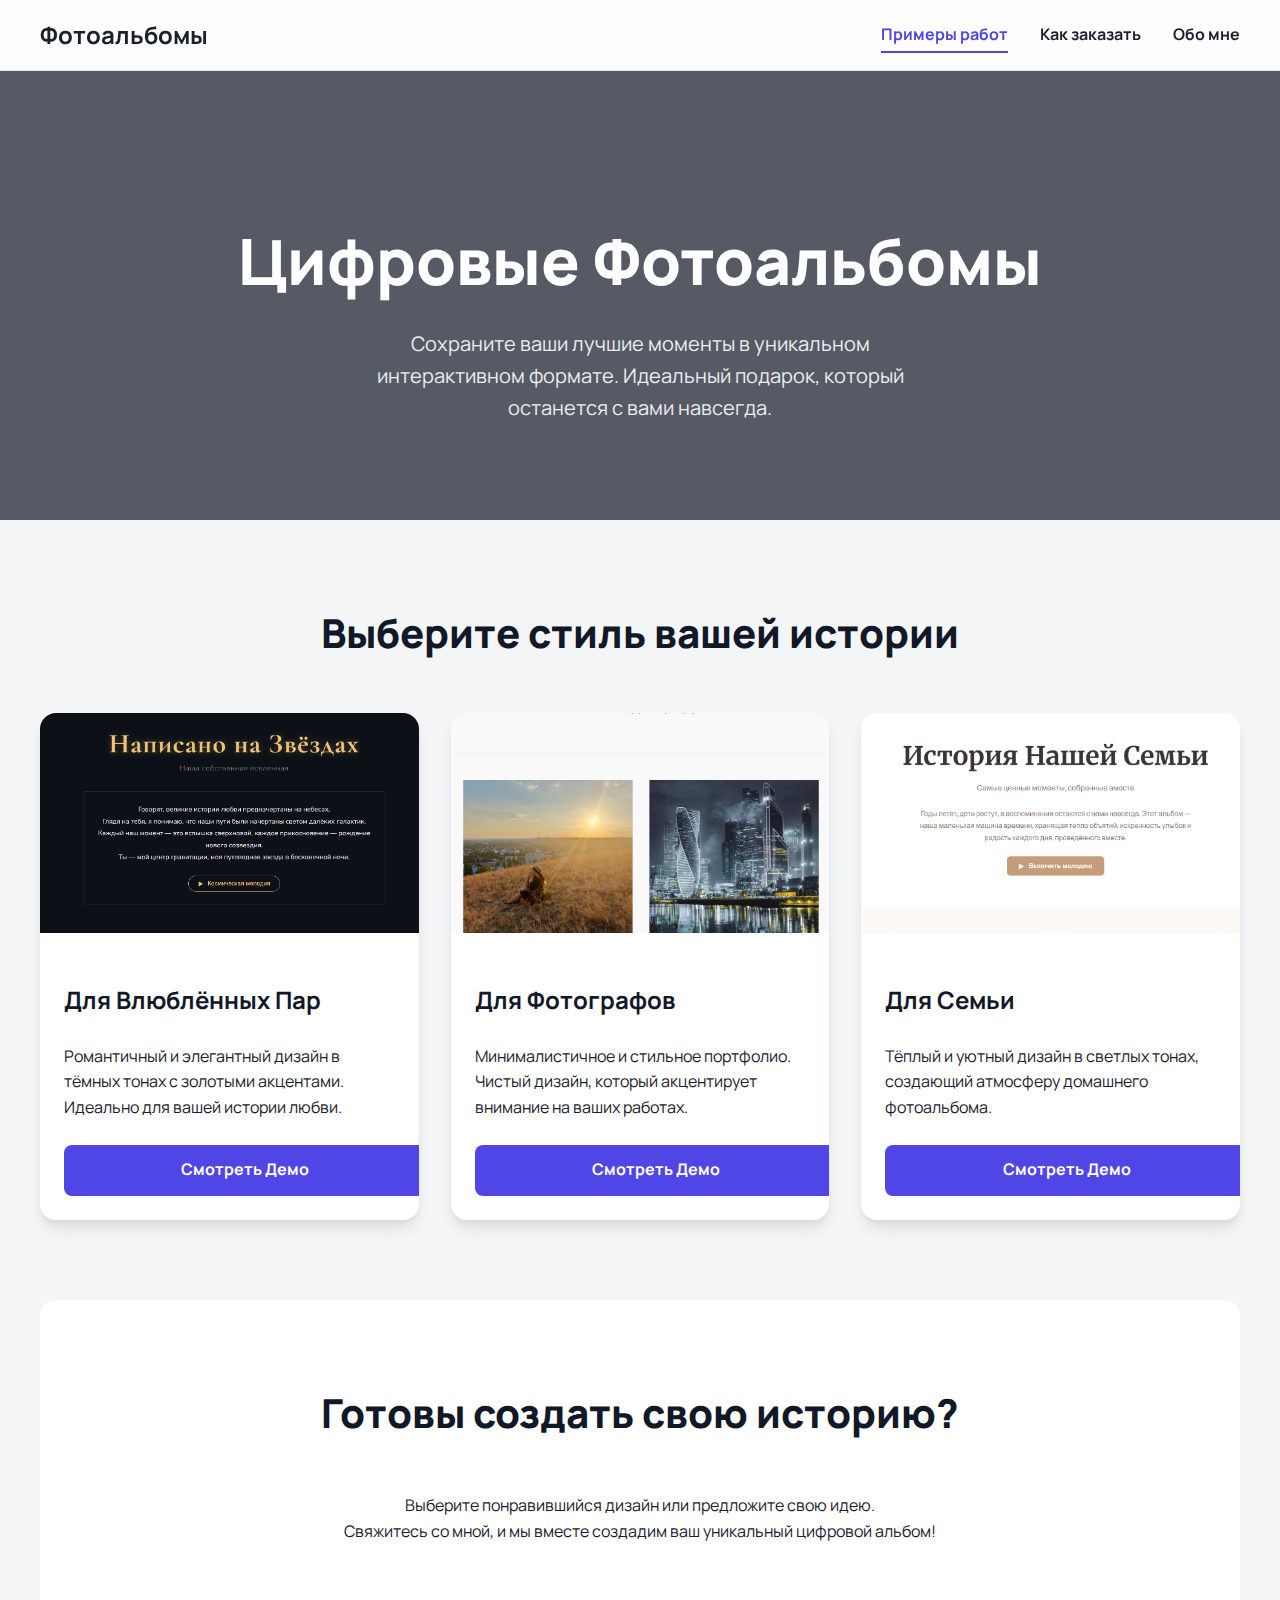
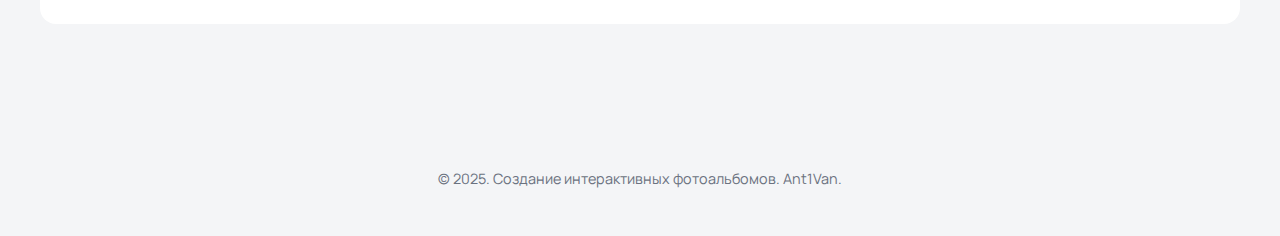
<file: index.html>
<!DOCTYPE html>
<html lang="ru">
<head>
    <meta charset="UTF-8">
    <meta name="viewport" content="width=device-width, initial-scale=1.0">
    <title>Цифровые Фотоальбомы на Заказ</title>
    <link rel="stylesheet" href="css/style_hub.css">
    <link rel="preconnect" href="https://fonts.googleapis.com">
    <link rel="preconnect" href="https://fonts.gstatic.com" crossorigin>
    <link href="https://fonts.googleapis.com/css2?family=Manrope:wght@400;700;800&display=swap" rel="stylesheet">
</head>
<body>
    
    <nav class="main-nav">
        <div class="nav-content">
            <a href="index.html" class="nav-logo">Фотоальбомы</a>
            <ul>
                <li><a href="index.html" class="active">Примеры работ</a></li>
                <li><a href="how_it_works.html">Как заказать</a></li>
                <li><a href="about.html">Обо мне</a></li>
            </ul>
        </div>
    </nav>

    <header class="hero">
        <div class="hero-content">
            <h1 class="hero-title">Цифровые Фотоальбомы</h1>
            <p class="hero-subtitle">Сохраните ваши лучшие моменты в уникальном интерактивном формате. Идеальный подарок, который останется с вами навсегда.</p>
        </div>
    </header>

    <main class="main-content">
        <section class="demos-section">
            <h2 class="section-title">Выберите стиль вашей истории</h2>
            <div class="demos-grid">

                <!-- Демо 1: Для Пар -->
                <div class="demo-card">
                    <img src="img/hub_preview_couple.jpg" alt="Демо для пар" class="demo-card-image">
                    <div class="demo-card-content">
                        <h3 class="demo-card-title">Для Влюблённых Пар</h3>
                        <p class="demo-card-description">Романтичный и элегантный дизайн в тёмных тонах с золотыми акцентами. Идеально для вашей истории любви.</p>
                        <a href="demos/couple.html" class="demo-card-button" target="_blank">Смотреть Демо</a>
                    </div>
                </div>

                <!-- Демо 2: Для Фотографов -->
                <div class="demo-card">
                    <img src="img/hub_preview_photographer.jpg" alt="Демо для фотографов" class="demo-card-image">
                    <div class="demo-card-content">
                        <h3 class="demo-card-title">Для Фотографов</h3>
                        <p class="demo-card-description">Минималистичное и стильное портфолио. Чистый дизайн, который акцентирует внимание на ваших работах.</p>
                        <a href="demos/photographer.html" class="demo-card-button" target="_blank">Смотреть Демо</a>
                    </div>
                </div>

                <!-- Демо 3: Для Семьи -->
                <div class="demo-card">
                    <img src="img/hub_preview_family.jpg" alt="Демо для семьи" class="demo-card-image">
                    <div class="demo-card-content">
                        <h3 class="demo-card-title">Для Семьи</h3>
                        <p class="demo-card-description">Тёплый и уютный дизайн в светлых тонах, создающий атмосферу домашнего фотоальбома.</p>
                        <a href="demos/family.html" class="demo-card-button" target="_blank">Смотреть Демо</a>
                    </div>
                </div>

            </div>
        </section>

        <section class="cta-section">
            <h2 class="section-title">Готовы создать свою историю?</h2>
            <p class="cta-description">Выберите понравившийся дизайн или предложите свою идею. <br> Свяжитесь со мной, и мы вместе создадим ваш уникальный цифровой альбом!</p>
        </section>
    </main>

    <footer class="footer">
        <p>© 2025. Создание интерактивных фотоальбомов. Ant1Van.</p>
    </footer>

</body>
</html>
</file>
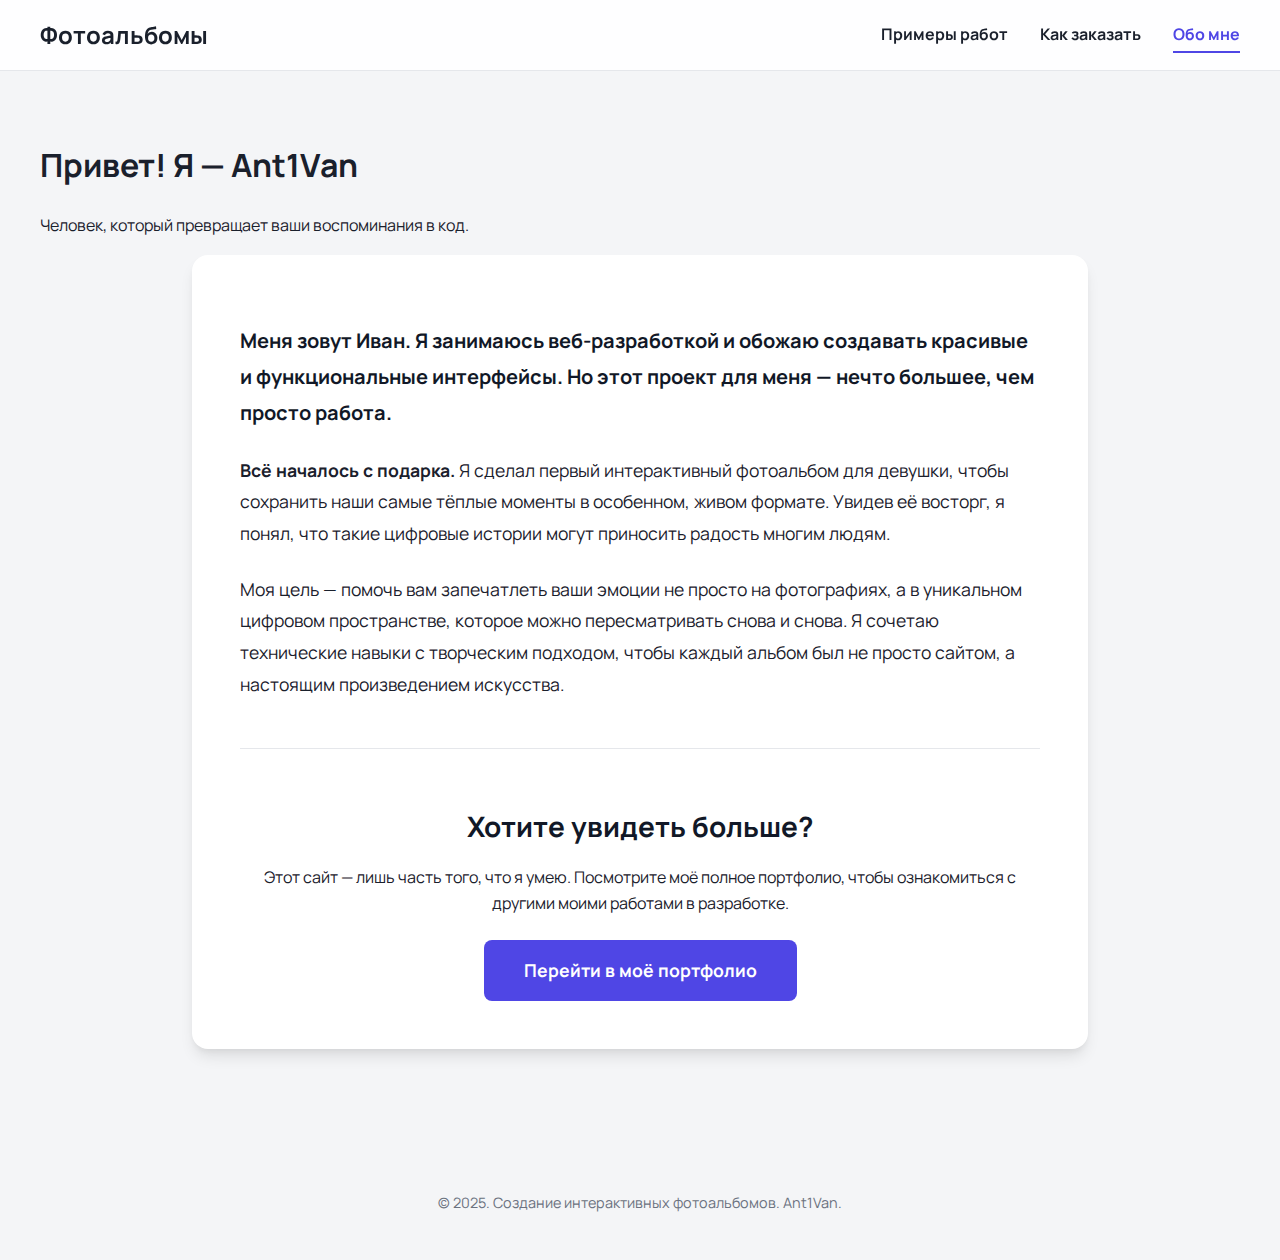
<file: about.html>
<!DOCTYPE html>
<html lang="ru">
<head>
    <meta charset="UTF-8">
    <meta name="viewport" content="width=device-width, initial-scale=1.0">
    <title>Обо Мне - Ant1Van</title>
    <link rel="stylesheet" href="css/style_hub.css">
    <link rel="stylesheet" href="css/style_about.css"> <!-- Новые стили для этой страницы -->
    <link rel="preconnect" href="https://fonts.googleapis.com">
    <link rel="preconnect" href="https://fonts.gstatic.com" crossorigin>
    <link href="https://fonts.googleapis.com/css2?family=Manrope:wght@400;700;800&display=swap" rel="stylesheet">
</head>
<body>

    <nav class="main-nav">
        <div class="nav-content">
            <a href="index.html" class="nav-logo">Фотоальбомы</a>
            <ul>
                <li><a href="index.html">Примеры работ</a></li>
                <li><a href="how_it_works.html">Как заказать</a></li>
                <li><a href="about.html" class="active">Обо мне</a></li> <!-- Активная ссылка -->
            </ul>
        </div>
    </nav>

    <main class="main-content page-content">
        <section class="page-header">
            <h1 class="page-title">Привет! Я — Ant1Van</h1>
            <p class="page-subtitle">Человек, который превращает ваши воспоминания в код.</p>
        </section>

        <section class="about-content">
            <div class="about-text">
                <p class="about-intro">
                    Меня зовут Иван. Я занимаюсь веб-разработкой и обожаю создавать красивые и функциональные интерфейсы. Но этот проект для меня — нечто большее, чем просто работа.
                </p>
                <p>
                    <strong>Всё началось с подарка.</strong> Я сделал первый интерактивный фотоальбом для девушки, чтобы сохранить наши самые тёплые моменты в особенном, живом формате. Увидев её восторг, я понял, что такие цифровые истории могут приносить радость многим людям.
                </p>
                <p>
                    Моя цель — помочь вам запечатлеть ваши эмоции не просто на фотографиях, а в уникальном цифровом пространстве, которое можно пересматривать снова и снова. Я сочетаю технические навыки с творческим подходом, чтобы каждый альбом был не просто сайтом, а настоящим произведением искусства.
                </p>
            </div>
            
            <div class="portfolio-cta">
                <h2>Хотите увидеть больше?</h2>
                <p>Этот сайт — лишь часть того, что я умею. Посмотрите моё полное портфолио, чтобы ознакомиться с другими моими работами в разработке.</p>
                <!-- ЗАМЕНИТЕ # НА ССЫЛКУ НА ВАШЕ ПОРТФОЛИО -->
                <a href="https://ant1van.github.io/portfolio/" class="portfolio-button" target="_blank">Перейти в моё портфолио</a>
            </div>
        </section>
        
    </main>

    <footer class="footer">
        <p>© 2025. Создание интерактивных фотоальбомов. Ant1Van.</p>
    </footer>

</body>
</html>
</file>
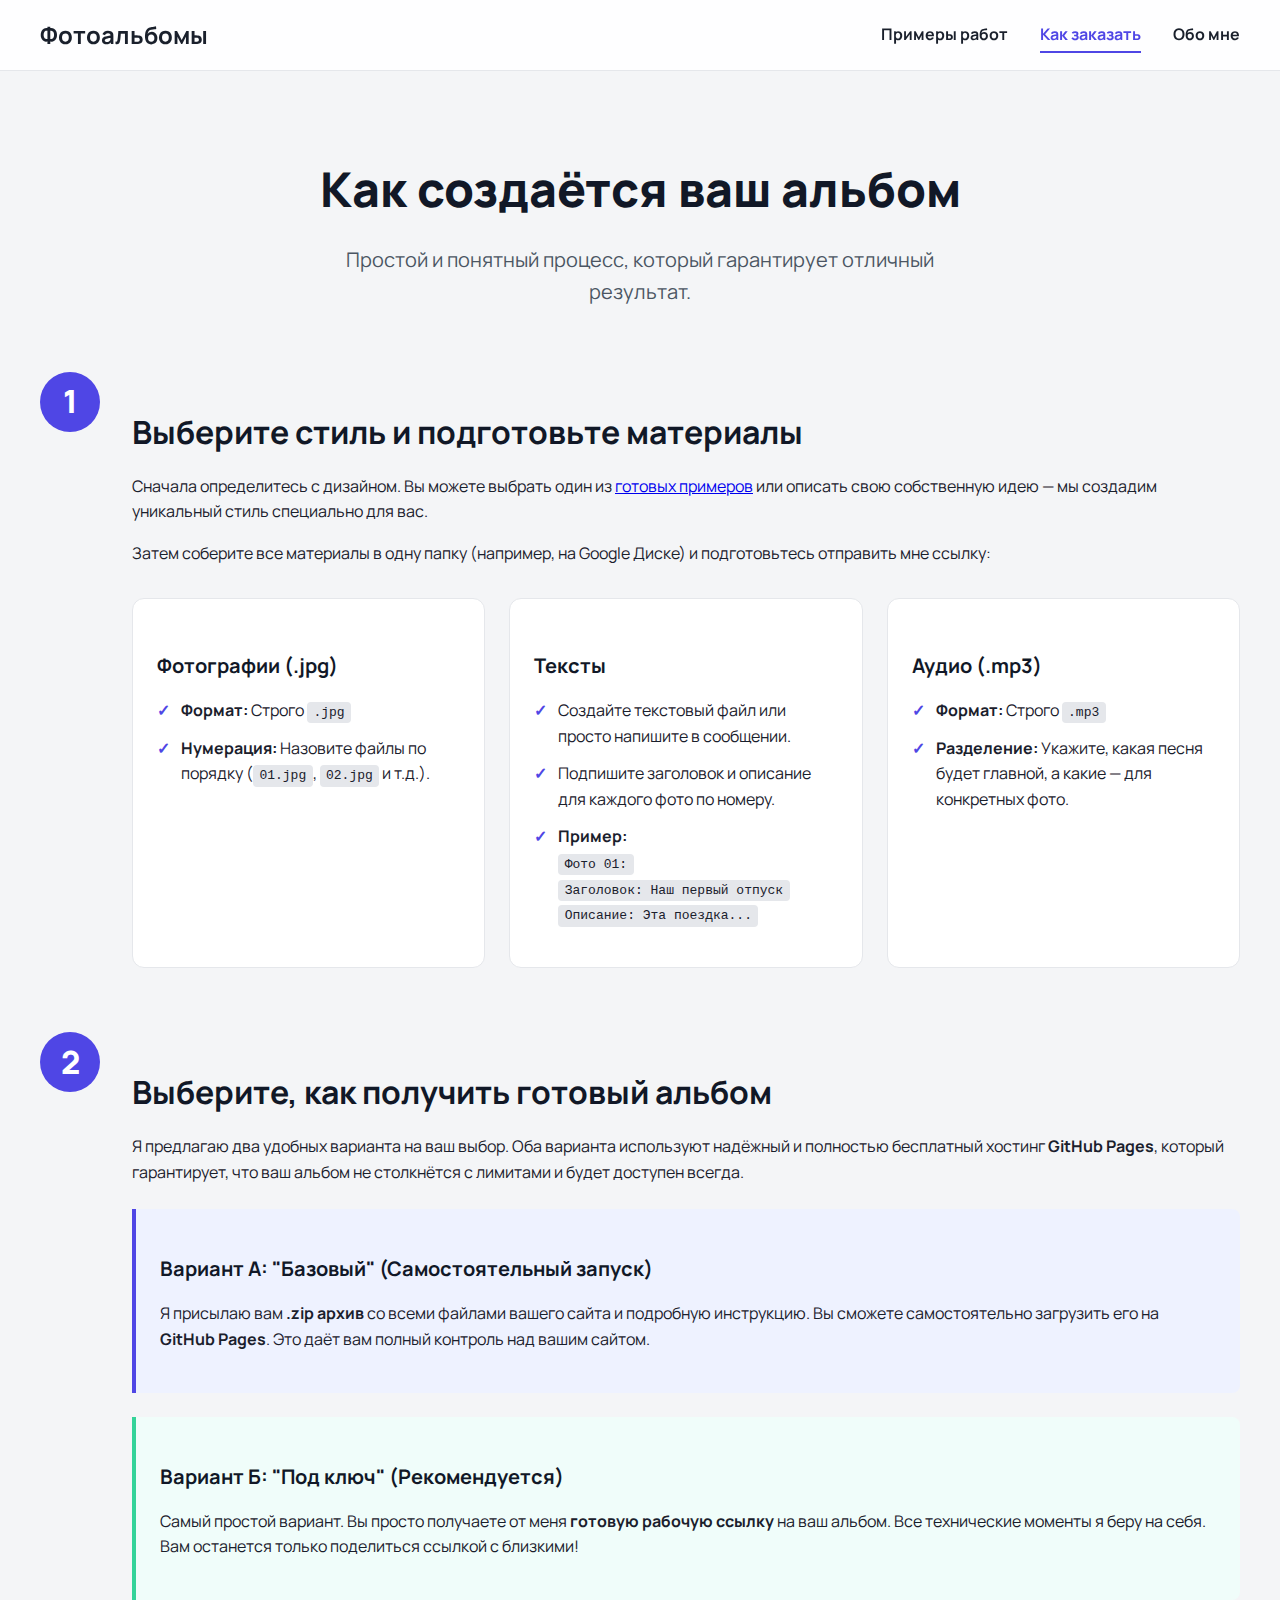
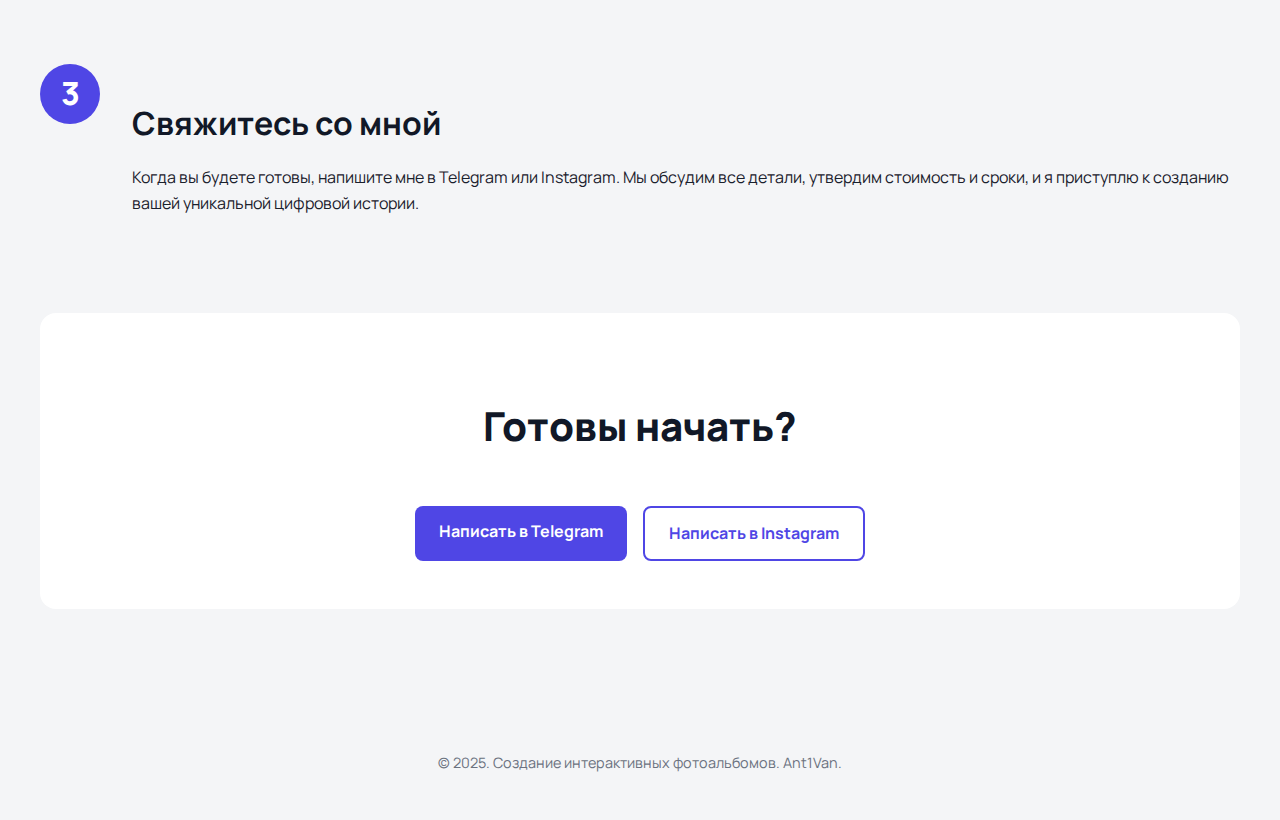
<file: how_it_works.html>
<!DOCTYPE html>
<html lang="ru">
<head>
    <meta charset="UTF-8">
    <meta name="viewport" content="width=device-width, initial-scale=1.0">
    <title>Как Заказать - Цифровые Фотоальбомы</title>
    <link rel="stylesheet" href="css/style_hub.css">
    <link rel="stylesheet" href="css/style_how_it_works.css">
    <link rel="preconnect" href="https://fonts.googleapis.com">
    <link rel="preconnect" href="https://fonts.gstatic.com" crossorigin>
    <link href="https://fonts.googleapis.com/css2?family=Manrope:wght@400;700;800&display=swap" rel="stylesheet">
</head>
<body>

    <nav class="main-nav">
        <div class="nav-content">
            <a href="index.html" class="nav-logo">Фотоальбомы</a>
            <ul>
                <li><a href="index.html">Примеры работ</a></li>
                <li><a href="how_it_works.html" class="active">Как заказать</a></li>
                <li><a href="about.html">Обо мне</a></li>
            </ul>
        </div>
    </nav>

    <main class="main-content page-content">
        <section class="page-header">
            <h1 class="page-title">Как создаётся ваш альбом</h1>
            <p class="page-subtitle">Простой и понятный процесс, который гарантирует отличный результат.</p>
        </section>

        <!-- Шаг 1: Стиль и материалы -->
        <section class="step">
            <div class="step-number">1</div>
            <div class="step-content">
                <h2 class="step-title">Выберите стиль и подготовьте материалы</h2>
                <p>Сначала определитесь с дизайном. Вы можете выбрать один из <a href="index.html">готовых примеров</a> или описать свою собственную идею — мы создадим уникальный стиль специально для вас.</p>
                <p>Затем соберите все материалы в одну папку (например, на Google Диске) и подготовьтесь отправить мне ссылку:</p>
                
                <div class="materials-grid">
                    <div class="material-card">
                        <h4 class="material-title">Фотографии (.jpg)</h4>
                        <ul>
                            <li><strong>Формат:</strong> Строго <code>.jpg</code></li>
                            <li><strong>Нумерация:</strong> Назовите файлы по порядку (<code>01.jpg</code>, <code>02.jpg</code> и т.д.).</li>
                        </ul>
                    </div>
                    <div class="material-card">
                        <h4 class="material-title">Тексты</h4>
                        <ul>
                            <li>Создайте текстовый файл или просто напишите в сообщении.</li>
                            <li>Подпишите заголовок и описание для каждого фото по номеру.</li>
                            <li><strong>Пример:</strong><br><code>Фото 01:</code><br><code>Заголовок: Наш первый отпуск</code><br><code>Описание: Эта поездка...</code></li>
                        </ul>
                    </div>
                    <div class="material-card">
                        <h4 class="material-title">Аудио (.mp3)</h4>
                        <ul>
                            <li><strong>Формат:</strong> Строго <code>.mp3</code></li>
                            <li><strong>Разделение:</strong> Укажите, какая песня будет главной, а какие — для конкретных фото.</li>
                        </ul>
                    </div>
                </div>
            </div>
        </section>

        <!-- Шаг 2: Способ получения -->
        <section class="step">
            <div class="step-number">2</div>
            <div class="step-content">
                <h2 class="step-title">Выберите, как получить готовый альбом</h2>
                <p>Я предлагаю два удобных варианта на ваш выбор. Оба варианта используют надёжный и полностью бесплатный хостинг <strong>GitHub Pages</strong>, который гарантирует, что ваш альбом не столкнётся с лимитами и будет доступен всегда.</p>

                <div class="highlight-box">
                    <h3 class="highlight-title">Вариант А: "Базовый" (Самостоятельный запуск)</h3>
                    <p>Я присылаю вам <strong>.zip архив</strong> со всеми файлами вашего сайта и подробную инструкцию. Вы сможете самостоятельно загрузить его на <strong>GitHub Pages</strong>. Это даёт вам полный контроль над вашим сайтом.</p>
                </div>

                <div class="highlight-box" style="margin-top: 1.5rem; border-color: #34d399; background-color: #f0fdfa;">
                    <h3 class="highlight-title">Вариант Б: "Под ключ" (Рекомендуется)</h3>
                    <p>Самый простой вариант. Вы просто получаете от меня <strong>готовую рабочую ссылку</strong> на ваш альбом. Все технические моменты я беру на себя. Вам останется только поделиться ссылкой с близкими!</p>
                </div>
            </div>
        </section>

        <!-- Шаг 3: Связь -->
        <section class="step">
            <div class="step-number">3</div>
            <div class="step-content">
                <h2 class="step-title">Свяжитесь со мной</h2>
                <p>Когда вы будете готовы, напишите мне в Telegram или Instagram. Мы обсудим все детали, утвердим стоимость и сроки, и я приступлю к созданию вашей уникальной цифровой истории.</p>
            </div>
        </section>

        <!-- Призыв к действию -->
        <section class="cta-section">
             <h2 class="section-title">Готовы начать?</h2>
            <div class="cta-buttons">
                <a href="https://t.me/ant1van" class="cta-button" target="_blank">Написать в Telegram</a>
                <a href="https://www.instagram.com/__ant1van__/" class="cta-button cta-button-secondary" target="_blank">Написать в Instagram</a>
            </div>
        </section>
    </main>

    <footer class="footer">
        <p>© 2025. Создание интерактивных фотоальбомов. Ant1Van.</p>
    </footer>

</body>
</html>
</file>
<file: css/style_hub.css>
:root {
    --bg-color: #f4f5f7;
    --text-color: #1a202c;
    --heading-color: #111827;
    --card-bg: #ffffff;
    --accent-color: #4f46e5;
    --accent-hover: #4338ca;
    --shadow: 0 10px 15px -3px rgba(0, 0, 0, 0.1), 0 4px 6px -2px rgba(0, 0, 0, 0.05);
}

body {
    margin: 0;
    font-family: 'Manrope', sans-serif;
    background-color: var(--bg-color);
    color: var(--text-color);
    line-height: 1.6;
}

.hero {
    background: linear-gradient(rgba(17, 24, 39, 0.7), rgba(17, 24, 39, 0.7)), url(https://images.unsplash.com/photo-1499951360447-b19be8fe80f5?ixlib=rb-4.0.3&ixid=MnwxMjA3fDB8MHxwaG90by1wYWdlfHx8fGVufDB8fHx8&auto=format&fit=crop&w=1740&q=80);
    background-size: cover;
    background-position: center;
    color: white;
    text-align: center;
    padding: 6rem 1rem;
}

.hero-title {
    font-size: clamp(2.5rem, 6vw, 4rem);
    font-weight: 800;
    margin-bottom: 1rem;
}

.hero-subtitle {
    font-size: 1.25rem;
    max-width: 600px;
    margin: 0 auto;
    opacity: 0.9;
}

.main-content {
    max-width: 1200px;
    margin: 0 auto;
    padding: 3rem 1rem;
}

.section-title {
    text-align: center;
    font-size: 2.5rem;
    font-weight: 800;
    color: var(--heading-color);
    margin-bottom: 3rem;
}

.demos-grid {
    display: grid;
    grid-template-columns: repeat(auto-fill, minmax(320px, 1fr));
    gap: 2rem;
}

.demo-card {
    background-color: var(--card-bg);
    border-radius: 16px;
    overflow: hidden;
    box-shadow: var(--shadow);
    display: flex;
    flex-direction: column;
    transition: transform 0.3s ease;
}

.demo-card:hover {
    transform: translateY(-10px);
}

.demo-card-image {
    width: 100%;
    height: 220px;
    object-fit: cover;
}

.demo-card-content {
    padding: 1.5rem;
    flex-grow: 1;
    display: flex;
    flex-direction: column;
}

.demo-card-title {
    font-size: 1.5rem;
    font-weight: 700;
    color: var(--heading-color);
    margin-bottom: 0.5rem;
}

.demo-card-description {
    margin-bottom: 1.5rem;
    flex-grow: 1;
}

.demo-card-button {
    display: block;
    width: 100%;
    text-align: center;
    padding: 0.8rem 1rem;
    background-color: var(--accent-color);
    color: white;
    text-decoration: none;
    font-weight: 700;
    border-radius: 8px;
    transition: background-color 0.3s ease;
}

.demo-card-button:hover {
    background-color: var(--accent-hover);
}

.cta-section {
    margin-top: 5rem;
    text-align: center;
    padding: 3rem 1rem;
    background-color: var(--card-bg);
    border-radius: 16px;
}

.cta-description {
    max-width: 600px;
    margin: 0 auto 2rem;
}

.cta-buttons {
    display: flex;
    justify-content: center;
    gap: 1rem;
    flex-wrap: wrap;
}

.cta-button {
    padding: 0.8rem 1.5rem;
    background-color: var(--accent-color);
    color: white;
    text-decoration: none;
    font-weight: 700;
    border-radius: 8px;
    transition: background-color 0.3s ease;
}

.cta-button:hover {
    background-color: var(--accent-hover);
}

.cta-button-secondary {
    background-color: transparent;
    color: var(--accent-color);
    border: 2px solid var(--accent-color);
}

.cta-button-secondary:hover {
    background-color: var(--accent-color);
    color: white;
}

.footer {
    text-align: center;
    padding: 2rem 1rem;
    margin-top: 3rem;
    color: #6b7280;
    font-size: 0.9rem;
}

/* ================================================= */
/* =========== СТИЛИ ДЛЯ НАВИГАЦИИ (НОВОЕ) ========== */
/* ================================================= */
.main-nav {
    background-color: rgba(255, 255, 255, 0.9);
    backdrop-filter: blur(10px);
    border-bottom: 1px solid #e5e7eb;
    position: sticky;
    top: 0;
    z-index: 100;
    width: 100%;
}

.nav-content {
    max-width: 1200px;
    margin: 0 auto;
    padding: 0 1rem;
    display: flex;
    justify-content: space-between;
    align-items: center;
    height: 70px;
}

.nav-logo {
    font-weight: 800;
    font-size: 1.5rem;
    color: var(--heading-color);
    text-decoration: none;
}

.main-nav ul {
    list-style: none;
    display: flex;
    gap: 2rem;
    margin: 0;
    padding: 0;
}

.main-nav a {
    text-decoration: none;
    color: var(--text-color);
    font-weight: 700;
    padding: 0.5rem 0;
    position: relative;
    transition: color 0.3s ease;
}

.main-nav a:not(.nav-logo)::after {
    content: '';
    position: absolute;
    bottom: 0;
    left: 0;
    width: 100%;
    height: 2px;
    background-color: var(--accent-color);
    transform: scaleX(0);
    transition: transform 0.3s ease;
}

.main-nav a:hover:not(.nav-logo) {
    color: var(--accent-color);
}

.main-nav a.active:not(.nav-logo)::after {
    transform: scaleX(1);
}

.main-nav a.active:not(.nav-logo) {
    color: var(--accent-color);
}
</file>
<file: css/style_about.css>
.about-content {
    max-width: 800px;
    margin: 0 auto;
    background-color: var(--card-bg);
    padding: 3rem;
    border-radius: 16px;
    box-shadow: var(--shadow);
}

.about-text p {
    font-size: 1.1rem;
    line-height: 1.8;
    margin-bottom: 1.5rem;
}

.about-text .about-intro {
    font-size: 1.25rem;
    font-weight: 700;
    color: var(--heading-color);
}

.portfolio-cta {
    margin-top: 3rem;
    padding-top: 2rem;
    border-top: 1px solid #e5e7eb;
    text-align: center;
}

.portfolio-cta h2 {
    font-size: 1.75rem;
    margin-bottom: 1rem;
    color: var(--heading-color);
}

.portfolio-cta p {
    margin-bottom: 1.5rem;
}

.portfolio-button {
    display: inline-block;
    padding: 1rem 2.5rem;
    background-color: var(--accent-color);
    color: white;
    text-decoration: none;
    font-weight: 700;
    font-size: 1.1rem;
    border-radius: 8px;
    transition: all 0.3s ease;
}

.portfolio-button:hover {
    background-color: var(--accent-hover);
    transform: translateY(-3px);
    box-shadow: 0 10px 20px rgba(79, 70, 229, 0.2);
}

/* Адаптация для мобильных устройств */
@media (max-width: 768px) {
    .about-content {
        padding: 1.5rem;
    }
}
</file>
<file: css/style_how_it_works.css>
.page-content {
    padding-top: 3rem;
    padding-bottom: 3rem;
}

.page-header {
    text-align: center;
    margin-bottom: 4rem;
}

.page-title {
    font-size: 3rem;
    font-weight: 800;
    color: var(--heading-color);
    margin-bottom: 1rem;
}

.page-subtitle {
    font-size: 1.25rem;
    max-width: 600px;
    margin: 0 auto;
    color: #4b5563;
}

.step {
    display: flex;
    gap: 2rem;
    margin-bottom: 4rem;
    align-items: flex-start;
}

.step-number {
    flex-shrink: 0;
    width: 60px;
    height: 60px;
    border-radius: 50%;
    background-color: var(--accent-color);
    color: white;
    font-size: 2rem;
    font-weight: 800;
    display: flex;
    align-items: center;
    justify-content: center;
}

.step-content {
    padding-top: 0.5rem;
}

.step-title {
    font-size: 2rem;
    font-weight: 700;
    margin-bottom: 1rem;
    color: var(--heading-color);
}

.highlight-box {
    background-color: #eef2ff;
    border-left: 4px solid var(--accent-color);
    padding: 1.5rem;
    margin-top: 1.5rem;
    border-radius: 0 8px 8px 0;
}

.highlight-title {
    font-size: 1.25rem;
    margin-bottom: 0.5rem;
    color: var(--heading-color);
}

.materials-grid {
    display: grid;
    grid-template-columns: repeat(auto-fill, minmax(280px, 1fr));
    gap: 1.5rem;
    margin-top: 2rem;
}

.material-card {
    background-color: var(--card-bg);
    padding: 1.5rem;
    border-radius: 12px;
    border: 1px solid #e5e7eb;
}

.material-title {
    font-size: 1.25rem;
    margin-bottom: 1rem;
    color: var(--heading-color);
}

.material-card ul {
    list-style: none;
    padding-left: 0;
}

.material-card li {
    margin-bottom: 0.75rem;
    padding-left: 1.5rem;
    position: relative;
}

.material-card li::before {
    content: '✓';
    position: absolute;
    left: 0;
    color: var(--accent-color);
    font-weight: bold;
}

code {
    background-color: #e5e7eb;
    padding: 0.2rem 0.4rem;
    border-radius: 4px;
    font-family: monospace;
}
</file>
